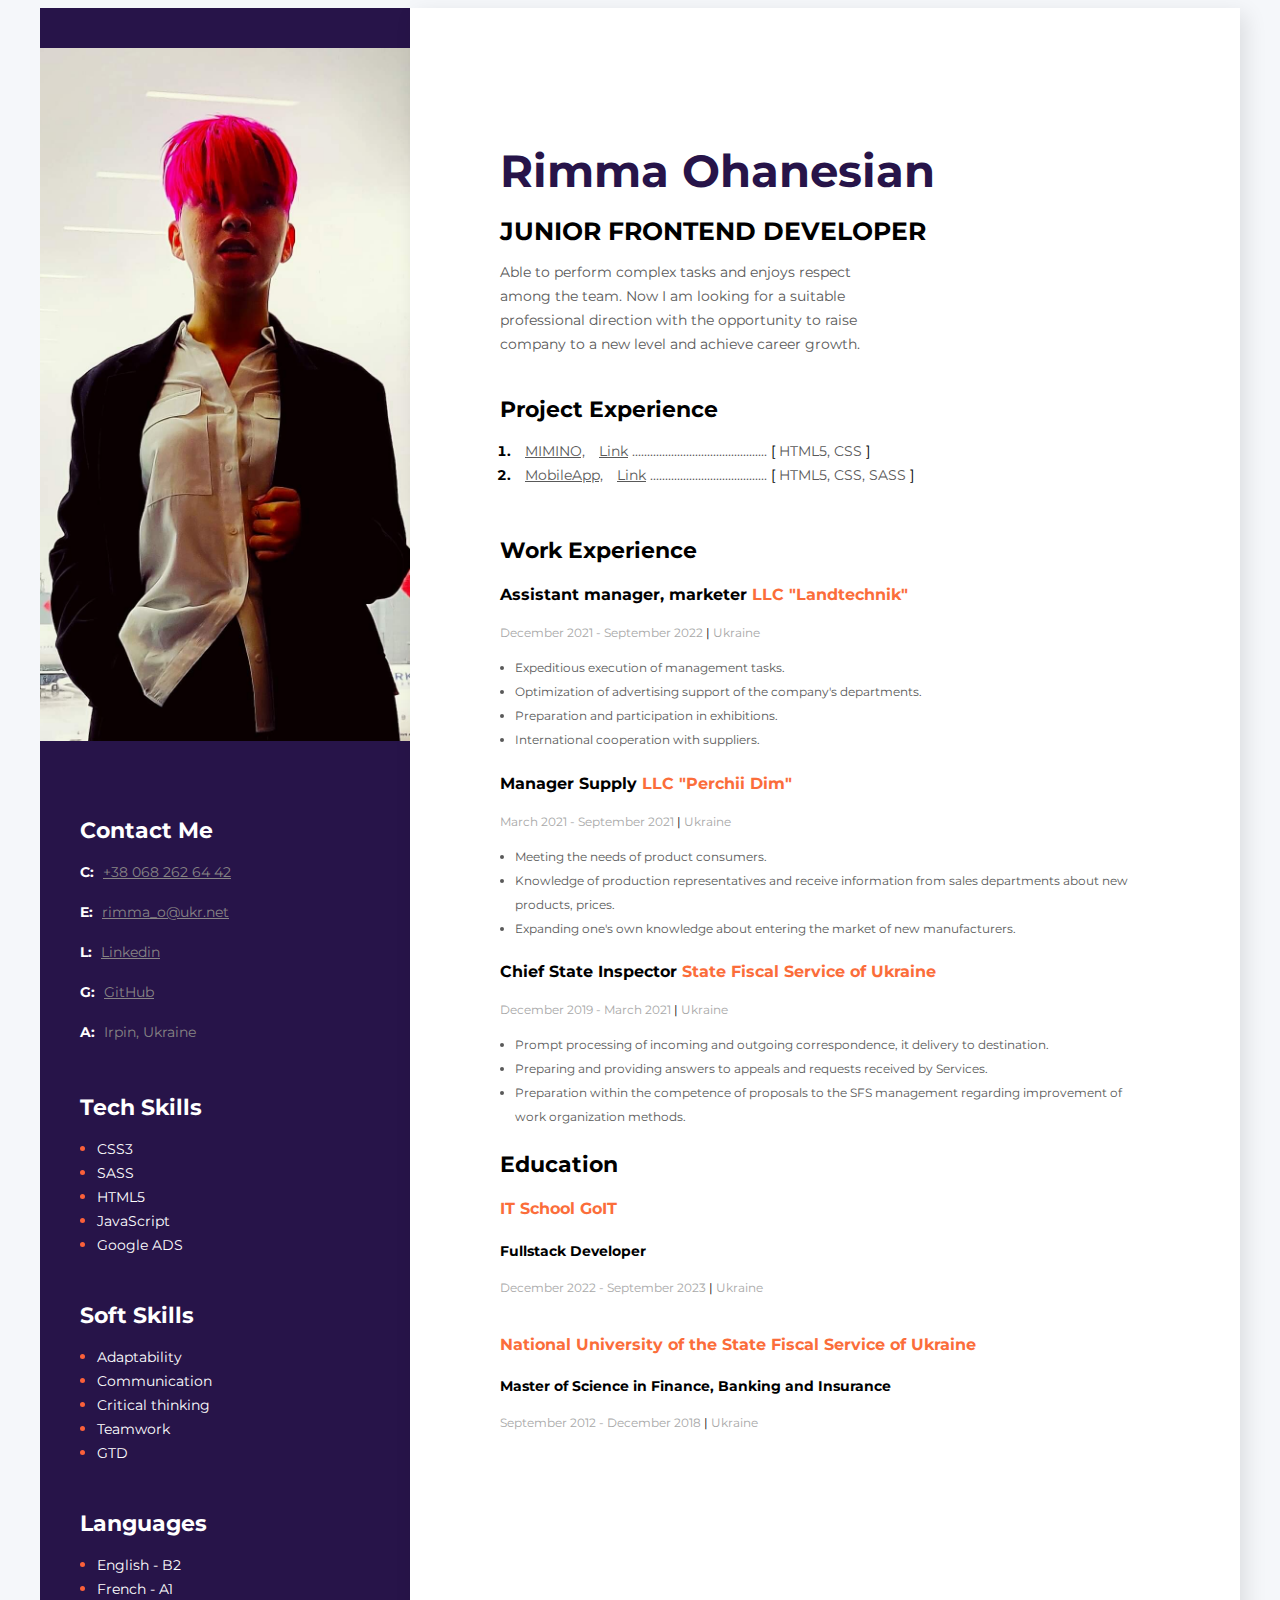
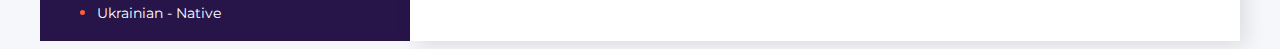
<file: Resume/index.html>
<!DOCTYPE html>
<html lang="en">
  <head>
    <meta charset="UTF-8" />
    <meta name="viewport" content="width=device-width, initial-scale=1.0" />
    <link rel="preconnect" href="https://fonts.googleapis.com" />
    <link rel="preconnect" href="https://fonts.gstatic.com" crossorigin />
    <link
      href="https://fonts.googleapis.com/css2?family=Montserrat:wght@400;700&display=swap"
      rel="stylesheet"
    />
    <link rel="stylesheet" href="styles/styles.css" />
    <title>Resume</title>
  </head>
  <body>
    <!--Main-->
    <div class="main">
      <!--Main content-->
      <div class="main-content">
        <!--about user-->
        <div class="about">
          <h1 class="about-name">Rimma Ohanesian</h1>
          <h2 class="about-position">JUNIOR FRONTEND DEVELOPER</h2>

          <p class="about-discription">
            Able to perform complex tasks and enjoys respect among the team. Now
            I am looking for a suitable professional direction with the
            opportunity to raise company to a new level and achieve career
            growth.
          </p>
        </div>
        <!--Projects-->
        <div class="projects">
          <h3 class="title">Project Experience</h3>
          <ol class="projects-list">
            <li class="project-iten">
              <span class="project">
                <a
                  href="https://anastasiia008.github.io/project-html-css/"
                  class="project-link"
                  >MIMINO,</a
                >
                <a
                  href="https://github.com/RimmaO/project-html-01/tree/main/src"
                  class="project-link"
                  >Link</a
                >
                .............................................
                <span class="project-bracket">[</span> HTML5, CSS
                <span class="project-bracket">]</span>
              </span>
            </li>
            <li class="project-iten">
              <span class="project">
                <a
                  href="https://rimmao.github.io/trial-01/"
                  class="project-link"
                  >MobileApp,</a
                >
                <a
                  href="https://github.com/RimmaO/trial-01"
                  class="project-link"
                  >Link</a
                >
                .......................................
                <span class="project-bracket">[</span> HTML5, CSS, SASS
                <span class="project-bracket">]</span>
              </span>
            </li>
            <!-- <li class="project-iten">
              <span class="project">
                <a
                  href="https://www.facebook.com/ohanesian.rimma"
                  class="project-link"
                  >https://www.facebook.com/ohanesian.rimma</a
                >
                .............
                <span class="project-bracket">[</span> Facebook
                <span class="project-bracket">]</span>
              </span>
            </li> -->
          </ol>
        </div>
        <!--Work-->
        <div class="work">
          <h3 class="title">Work Experience</h3>
          <!--Company 1-->
          <div>
            <h4 class="work-position">
              Assistant manager, marketer
              <span class="organization"> LLC "Landtechnik"</span>
            </h4>
            <h5 class="period">
              December 2021 - September 2022
              <span class="line"> |</span> Ukraine
            </h5>
            <ul class="work-list">
              <li class="work-list-iten">
                Expeditious execution of management tasks.
              </li>
              <li class="work-list-iten">
                Optimization of advertising support of the company's
                departments.
              </li>
              <li class="work-list-iten">
                Preparation and participation in exhibitions.
              </li>
              <li class="work-list-iten">
                International cooperation with suppliers.
              </li>
            </ul>
          </div>
          <!--Company 2-->
          <div>
            <h4 class="work-position">
              Manager Supply
              <span class="organization"> LLC "Perchii Dim"</span>
            </h4>
            <h5 class="period">
              March 2021 - September 2021 <span class="line"> |</span> Ukraine
            </h5>
            <ul class="work-list">
              <li class="work-list-iten">
                Meeting the needs of product consumers.
              </li>
              <li class="work-list-iten">
                Knowledge of production representatives and receive information
                from sales departments about new products, prices.
              </li>
              <li class="work-list-iten">
                Expanding one's own knowledge about entering the market of new
                manufacturers.
              </li>
            </ul>
          </div>
          <!--Company 3-->
          <div>
            <h4 class="work-position">
              Chief State Inspector
              <span class="organization"> State Fiscal Service of Ukraine</span>
            </h4>
            <h5 class="period">
              December 2019 - March 2021 <span class="line"> |</span> Ukraine
            </h5>
            <ul class="work-list">
              <li class="work-list-iten">
                Prompt processing of incoming and outgoing correspondence, it
                delivery to destination.
              </li>
              <li class="work-list-iten">
                Preparing and providing answers to appeals and requests received
                by Services.
              </li>
              <li class="work-list-iten">
                Preparation within the competence of proposals to the SFS
                management regarding improvement of work organization methods.
              </li>
            </ul>
          </div>
          <!--Education-->
          <div class="course">
            <h3 class="title">Education</h3>
            <h4 class="university">IT School GoIT</h4>
            <h5 class="department">Fullstack Developer</h5>
            <h5 class="period">
              December 2022 - September 2023
              <span class="line"> |</span> Ukraine
            </h5>
          </div>
          <div class="education">
            <h4 class="university">
              National University of the State Fiscal Service of Ukraine
            </h4>
            <h5 class="department">
              Master of Science in Finance, Banking and Insurance
            </h5>
            <h5 class="period">
              September 2012 - December 2018
              <span class="line"> |</span> Ukraine
            </h5>
          </div>
        </div>
      </div>
      <!--Sidebar-->
      <aside class="sidebar">
        <img src="img/Resume.jpg" alt="user photo" class="photo" />
        <!--Contacts-->
        <div class="contacts">
          <h3 class="sidebar-title">Contact Me</h3>
          <div>
            <p>
              <span class="contact-type">C:</span>
              <a href="tell:+380682626442" class="contant-link"
                >+38 068 262 64 42</a
              >
            </p>
            <p>
              <span class="contact-type">E:</span>
              <a href="mail to: rimma_o@ukr.net" class="contant-link"
                >rimma_o@ukr.net</a
              >
            </p>
            <p>
              <span class="contact-type">L:</span>
              <a href="" class="contant-link">Linkedin</a>
            </p>
            <p>
              <span class="contact-type">G:</span>
              <a href="https://github.com/RimmaO" class="contant-link"
                >GitHub</a
              >
            </p>
            <p>
              <span class="contact-type">A:</span>
              <span class="contant-link">Irpin, Ukraine</span>
            </p>
          </div>
        </div>
        <!--Tech skills-->
        <div class="tech-skills">
          <h3 class="sidebar-title">Tech Skills</h3>
          <ul class="tech-skills-list">
            <li class="tech-skills-iten">
              <span class="tech-skills-text">CSS3</span>
            </li>
            <li class="tech-skills-iten">
              <span class="tech-skills-text">SASS</span>
            </li>
            <li class="tech-skills-iten">
              <span class="tech-skills-text">HTML5</span>
            </li>
            <li class="tech-skills-iten">
              <span class="tech-skills-text">JavaScript</span>
            </li>
            <li class="tech-skills-iten">
              <span class="tech-skills-text">Google ADS</span>
            </li>
            <!-- <li class="tech-skills-iten">
              <span class="tech-skills-text">place for future skills</span>
            </li> -->
          </ul>
        </div>
        <!--Soft skills-->
        <div class="soft-skills">
          <h3 class="sidebar-title">Soft Skills</h3>
          <ul class="soft-skills-list">
            <li class="soft-skills-iten">
              <span class="soft-skills-text">Adaptability </span>
            </li>
            <li class="soft-skills-iten">
              <span class="soft-skills-text">Communication</span>
            </li>
            <li class="soft-skills-iten">
              <span class="soft-skills-text">Critical thinking</span>
            </li>
            <li class="soft-skills-iten">
              <span class="soft-skills-text">Teamwork</span>
            </li>
            <li class="soft-skills-iten">
              <span class="soft-skills-text">GTD</span>
            </li>
          </ul>
        </div>
        <!--Languages-->
        <div class="languages">
          <h3 class="sidebar-title">Languages</h3>
          <ul class="languages-list">
            <li class="languages-iten">
              <span class="languages-text">English - B2</span>
            </li>
            <li class="languages-iten">
              <span class="languages-text">French - A1</span>
            </li>
            <li class="languages-iten">
              <span class="languages-text">Ukrainian - Native</span>
            </li>
          </ul>
        </div>
      </aside>
    </div>
  </body>
</html>
</file>
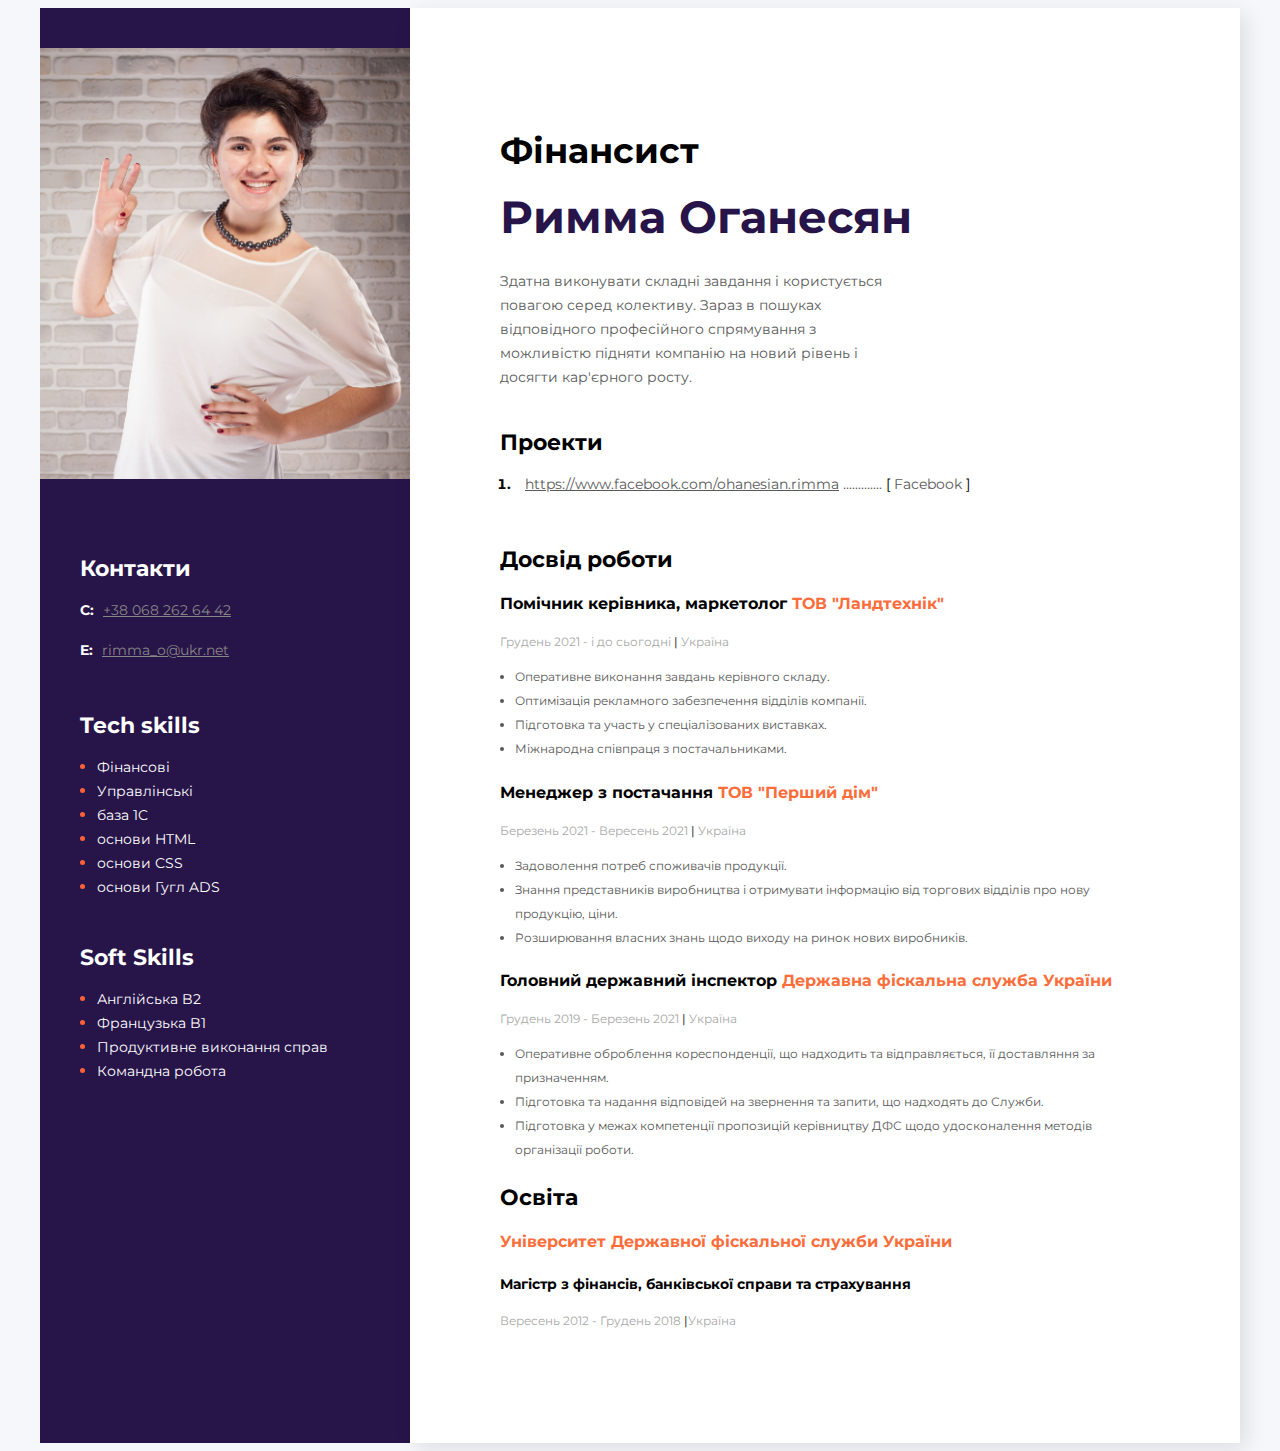
<file: Resume_ukr/index.html>
<!DOCTYPE html>
<html lang="en">
<head>
    <meta charset="UTF-8">
    <meta name="viewport" content="width=device-width, initial-scale=1.0">
    <link rel="preconnect" href="https://fonts.googleapis.com">
<link rel="preconnect" href="https://fonts.gstatic.com" crossorigin>
<link href="https://fonts.googleapis.com/css2?family=Montserrat:wght@400;700&display=swap" rel="stylesheet">
    <link rel="stylesheet" href="styles ukr/styles ukr.css">
    <title>Resume_ukr</title>
</head>
<body>

  <!--Main-->
  <div class="main">
    <!--Main content-->
    <div class="main-content">
      <!--about user-->
      <div class="about">
         <h2 class="about-position">Фінансист</h2>
        
         <h1 class="about-name">Римма Оганесян</h1>

        <p class="about-discription">Здатна виконувати складні завдання і користується повагою серед колективу.
          Зараз в пошуках відповідного професійного спрямування з можливістю підняти
          компанію на новий рівень і досягти кар'єрного росту. 
        </p>
        
      </div>
      <!--Projects-->
      <div class="projects">
          <h3 class="title">
            Проекти
          </h3>
              <ol class="projects-list">
              <li class="project-iten">
                <span class="project">
                  <a href="https://www.facebook.com/ohanesian.rimma" class="project-link">https://www.facebook.com/ohanesian.rimma</a> 
                  .............
                  <span class="project-bracket">[</span> Facebook <span class="project-bracket">]</span> 
                </span>
               
              </li>
                
           </ol>
          
          
        </div>
        <!--Work-->
        <div class="work">
          <h3 class="title">Досвід роботи</h3>
          <!--Company 1-->
          <div>
            <h4 class="work-position">Помічник керівника, маркетолог <span class="organization"> ТОВ "Ландтехнік"</span></h4>
            <h5 class="period">Грудень 2021 - і до сьогодні  <span class="line"> |</span> Україна </h5>
            <ul class="work-list">
              <li class="work-list-iten">Оперативне виконання завдань керівного складу.</li>
              <li class="work-list-iten">Оптимізація рекламного забезпечення відділів компанії.</li>
              <li class="work-list-iten">Підготовка та участь у спеціалізованих виставках.</li>
              <li class="work-list-iten">Міжнародна співпраця з постачальниками. </li>
            </ul>
          </div>
          <!--Company 2-->
          <div>
            <h4 class="work-position">Менеджер з постачання <span class="organization"> ТОВ "Перший дім"</span> </h4>
            <h5  class="period"> Березень 2021 - Вересень 2021   <span class="line"> |</span> Україна </h5>
            <ul class="work-list">
              <li class="work-list-iten">Задоволення потреб споживачів продукції. </li>
              <li class="work-list-iten">Знання представників виробництва і отримувати інформацію від торгових
                відділів про нову продукцію, ціни.</li>
              <li class="work-list-iten">Розширювання власних знань щодо виходу на ринок нових виробників.</li>
            </ul>
          </div>
          <!--Company 3-->
          <div>
            <h4 class="work-position">Головний державний інспектор <span class="organization"> Державна фіскальна служба України</span> </h4>
            <h5 class="period">Грудень 2019 - Березень 2021   <span class="line"> |</span> Україна </h5>
            <ul class="work-list">
              <li class="work-list-iten">Оперативне оброблення кореспонденції, що надходить та відправляється, її
                доставляння за призначенням. </li>
              <li class="work-list-iten">Підготовка та надання відповідей на звернення та запити, що надходять до
                Служби. </li>
              <li class="work-list-iten">Підготовка у межах компетенції пропозицій керівництву ДФС щодо
                удосконалення методів організації роботи. </li>
            </ul>
          </div>
          <!--Education-->
          <div class="education">
           <h3 class="title">Освіта</h3>
            <h4 class="university">Університет Державної фіскальної служби України</h4>
            <h5 class="department">Магістр з фінансів, банківської справи та страхування</h5>
            <h5 class="period">Вересень 2012 - Грудень 2018  <span class="line"> |</span>Україна</h5>
          </div>
        </div>

        </div>
    <!--Sidebar-->
    <aside class="sidebar">
      <img src="img ukr/IMG_3000.jpg" alt="user photo" class="photo">
      <!--Contacts-->
      <div class="contacts">
        <h3 class="sidebar-title">Контакти</h3>
        <div>
          <p>
            <span class="contact-type">C:</span>
           <a href="tell:+380682626442" class="contant-link">+38 068 262 64 42</a></p>
          <p>
            <span class="contact-type">E:</span>
          <a href="mail to: rimma_o@ukr.net" class="contant-link">rimma_o@ukr.net</a> </p> 
        </div>
      </div>
      <!--Tech skills-->
      <div class="tech-skills">
        <h3 class="sidebar-title">Tech skills</h3>
        <ul class="tech-skills-list">
          <li class="tech-skills-iten"><span class="tech-skills-text">Фінансові</span></li>
          <li class="tech-skills-iten"><span class="tech-skills-text">Управлінські</span></li>
          <li class="tech-skills-iten"><span class="tech-skills-text">база 1C</span></li>
          <li class="tech-skills-iten"><span class="tech-skills-text">основи HTML</span></li>
          <li class="tech-skills-iten"><span class="tech-skills-text">основи CSS</span></li>
          <li class="tech-skills-iten"><span class="tech-skills-text">основи Гугл ADS</span></li>
          
        </ul>
      </div>
      <!--Soft skills-->
      <div class="soft-skills">
        <h3 class="sidebar-title">Soft Skills</h3>
        <ul class="soft-skills-list">
          <li class="soft-skills-iten"><span class="soft-skills-text">Англійська B2</span></li>
          <li class="soft-skills-iten"><span class="soft-skills-text">Французька B1</span></li>
          <li class="soft-skills-iten"><span class="soft-skills-text">Продуктивне виконання справ</span></li>
          <li class="soft-skills-iten"><span class="soft-skills-text">Командна робота</span></li>
        </ul>
      </div>
    </aside>
  </div>

</body>
</html>
</file>
<file: Resume/styles/styles.css>
body {
  font-family: "Montserrat", sans-serif;
  background-color: #f5f7fa;
}

/* main styles */

.main {
  display: flex;
  flex-direction: row-reverse;
  width: 1200px;
  margin: 0 auto;
}

.main-content {
  background-color: #ffffff;
  box-shadow: 6px 6px 20px rgba(0, 0, 0, 0.1);
  padding: 105px 90px;
}

/* about styles */

.about {
  margin-bottom: 40px;
}

.about-position {
  font-style: normal;
  font-weight: bold;
  font-size: 25px;
  line-height: 17px;
  color: #000000;
  margin-bottom: 20px;
}

.about-name {
  font-style: normal;
  font-weight: bold;
  font-size: 45px;
  line-height: 55px;
  color: #271449;
  margin-bottom: 25px;
}

.about-discription {
  font-style: normal;
  font-weight: normal;
  font-size: 14px;
  line-height: 24px;
  color: #595959;
  width: 400px;
}

/* project styles  */

.projects {
  margin-bottom: 50px;
}

.title {
  font-style: normal;
  font-weight: bold;
  font-size: 22px;
  line-height: 27px;
  color: #000000;
  margin-bottom: 10px;
}

.projects-list {
  padding: 0;
  margin-left: 15px;
}

.project-iten {
  font-style: normal;
  font-weight: bold;
  font-size: 14px;
  line-height: 24px;
  color: #000000;
}

.project,
.project-link {
  font-style: normal;
  font-weight: normal;
  font-size: 14px;
  line-height: 24px;
  color: #595959;
}

.project-link {
  margin-left: 10px;
}

.project-bracket {
  font-style: normal;
  font-weight: normal;
  font-size: 14px;
  line-height: 24px;
  color: #000000;
}

/* work styles */

.work {
  margin-bottom: 45px;
}

.work-position {
  font-style: normal;
  font-weight: bold;
  font-size: 16px;
  line-height: 20px;
  color: #000000;
  margin-bottom: 10px;
}

.organization {
  font-weight: bold;
  font-size: 16px;
  line-height: 20px;
  color: #fb6d3a;
}

.period {
  font-style: normal;
  font-weight: normal;
  font-size: 12px;
  line-height: 15px;
  color: #a8a8a8;
  margin-bottom: 10px;
}
.line {
  font-style: normal;
  font-weight: normal;
  font-size: 12px;
  line-height: 15px;
  color: #000000;
}

.work-list {
  padding: 0;
  margin-left: 15px;
}

.work-list-iten {
  font-style: normal;
  font-weight: normal;
  font-size: 12px;
  line-height: 24px;
  color: #595959;
}

/* education styles */
.course {
  margin-bottom: 40px;
}

.education {
}

.university {
  font-weight: bold;
  font-size: 16px;
  line-height: 20px;
  color: #fb6d3a;
  margin-bottom: 10px;
}
.department {
  font-style: normal;
  font-weight: bold;
  font-size: 14px;
  line-height: 17px;
  color: #000000;
  margin-bottom: 10px;
}

/* sidebar */

.sidebar {
  background-color: #271449;
  padding-top: 40px;
  width: 370px;
}

.photo {
  width: 370px;
  margin-bottom: 50px;
}

.contacts,
.tech-skills,
.soft-skills,
.languages {
  margin-left: 40px;
}

.contacts {
  margin-bottom: 50px;
}

.tech-skills,
.soft-skills {
  margin-bottom: 45px;
}

.sidebar-title {
  color: #ffffff;
  font-style: normal;
  font-size: 22px;
  font-weight: bold;
  line-height: 27px;
  margin-bottom: 10px;
}

.contact-type {
  color: #ffffff;
  font-style: normal;
  font-size: 14px;
  font-weight: bold;
  line-height: 24px;
  margin-right: 5px;
}

.contant-link {
  color: #888585;
  font-style: normal;
  font-size: 14px;
  font-weight: normal;
  line-height: 24px;
}

.tech-skills-list {
  color: #ffffff;
  padding: 0;
  margin-left: 17px;
}

.tech-skills-iten {
  color: #fb603a;
}

.tech-skills-text {
  color: #ffffff;
  font-style: normal;
  font-size: 14px;
  font-weight: normal;
  line-height: 24px;
}

.soft-skills-list {
  color: #ffffff;
  padding: 0;
  margin-left: 17px;
}

.soft-skills-iten {
  color: #fb603a;
}

.soft-skills-text {
  color: #ffffff;
  font-style: normal;
  font-size: 14px;
  font-weight: normal;
  line-height: 24px;
}

.languages-list {
  color: #ffffff;
  padding: 0;
  margin-left: 17px;
}

.languages-iten {
  color: #fb603a;
}

.languages-text {
  color: #ffffff;
  font-style: normal;
  font-size: 14px;
  font-weight: normal;
  line-height: 24px;
}
</file>
<file: Resume_ukr/styles ukr/styles ukr.css>
body {font-family: 'Montserrat', sans-serif;
    background-color: #F5F7FA;}

/* main styles */

.main {display: flex ;
    flex-direction: row-reverse;
    width: 1200px;
    margin: 0 auto;
}

.main-content {background-color: #FFFFFF;
box-shadow: 6px 6px 20px rgba(0, 0, 0, 0.1);
padding: 105px 90px;}

/* about styles */

.about {margin-bottom: 40px;}

.about-position {
    font-style: normal;
    font-weight: bold;
    font-size: 35px;
    line-height:17px;
    color: #000000;
    margin-bottom: 20px;}

.about-name {font-style: normal;
    font-weight: bold;
    font-size: 45px;
    line-height:55px;
    color: #271449;
    margin-bottom: 25px;}

.about-discription {font-style: normal;
    font-weight: normal;
    font-size: 14px;
    line-height:24px;
    color: #595959;
    width: 400px;}

/* project styles  */

.projects {
    margin-bottom: 50px;
}



.title {font-style: normal;
    font-weight: bold;
    font-size: 22px;
    line-height:27px;
    color: #000000;
    margin-bottom: 10px;}

.projects-list {
    padding: 0;
    margin-left: 15px;
}

.project-iten {font-style: normal;
    font-weight: bold;
    font-size: 14px;
    line-height:24px;
    color: #000000;}

.project,
.project-link
    {font-style: normal;
    font-weight: normal;
    font-size: 14px;
    line-height:24px;
    color: #595959;}

.project-link {
    margin-left: 10px;
}

.project-bracket {font-style: normal;
    font-weight:normal;
    font-size: 14px;
    line-height:24px;
    color: #000000;}}

/* work styles */

.work { margin-bottom: 45px;
   }
    
.work-position {
    font-style: normal;
    font-weight: bold;
    font-size: 16px;
    line-height:20px;
    color: #000000;
    margin-bottom: 10px;
}


.organization {
    font-weight:bold;
    font-size: 16px;
    line-height:20px;
    color: #FB6D3A;
}

.period {
    font-style: normal;
    font-weight: normal;
    font-size: 12px;
    line-height:15px;
    color:  #A8A8A8;
    margin-bottom: 10px;
}
.line {
    font-style: normal;
    font-weight: normal;
    font-size: 12px;
    line-height:15px;
    color: #000000;
}

.work-list {
    padding: 0;
    margin-left: 15px;
}

.work-list-iten {
    font-style: normal;
    font-weight: normal;
    font-size: 12px;
    line-height:24px;
    color: #595959;
}

/* education styles */

.education { }

.university {
    font-weight:bold;
    font-size: 16px;
    line-height:20px;
    color: #FB6D3A;
    margin-bottom: 10px
}
.department {
    font-style: normal;
    font-weight: bold;
    font-size: 14px;
    line-height:17px;
    color: #000000;
    margin-bottom: 10px;
    }

/* sidebar */

.sidebar {background-color: #271449;
padding-top: 40px;
width: 370px;}

.photo {width: 370px;
    margin-bottom: 50px;}

    .contacts, .tech-skills, .soft-skills {margin-left: 40px;}

    .contacts {margin-bottom: 50px;}

    .tech-skills {margin-bottom: 45px;}

.sidebar-title {color: #FFFFFF;
    font-style: normal;
    font-size: 22px ;
    font-weight: bold;
    line-height: 27px ;
    margin-bottom: 10px;
   }

   .contact-type { color: #FFFFFF;
    font-style: normal;
    font-size: 14px ;
    font-weight: bold;
    line-height: 24px ;   
    margin-right: 5px;
}

.contant-link {color: #888585;
    font-style: normal;
    font-size: 14px ;
    font-weight: normal;
    line-height: 24px ;}

.tech-skills-list {color: #FFFFFF;
padding: 0;
margin-left: 17px;}

.tech-skills-iten {color: #fb603a;}

.tech-skills-text {color: #FFFFFF;
    font-style: normal;
    font-size: 14px ;
    font-weight: normal;
    line-height: 24px ;}

.soft-skills-list {color: #FFFFFF;
    padding: 0;
    margin-left: 17px;}

.soft-skills-iten {color: #fb603a;}

.soft-skills-text {color: #FFFFFF;
    font-style: normal;
    font-size: 14px ;
    font-weight: normal;
    line-height: 24px; }
</file>
